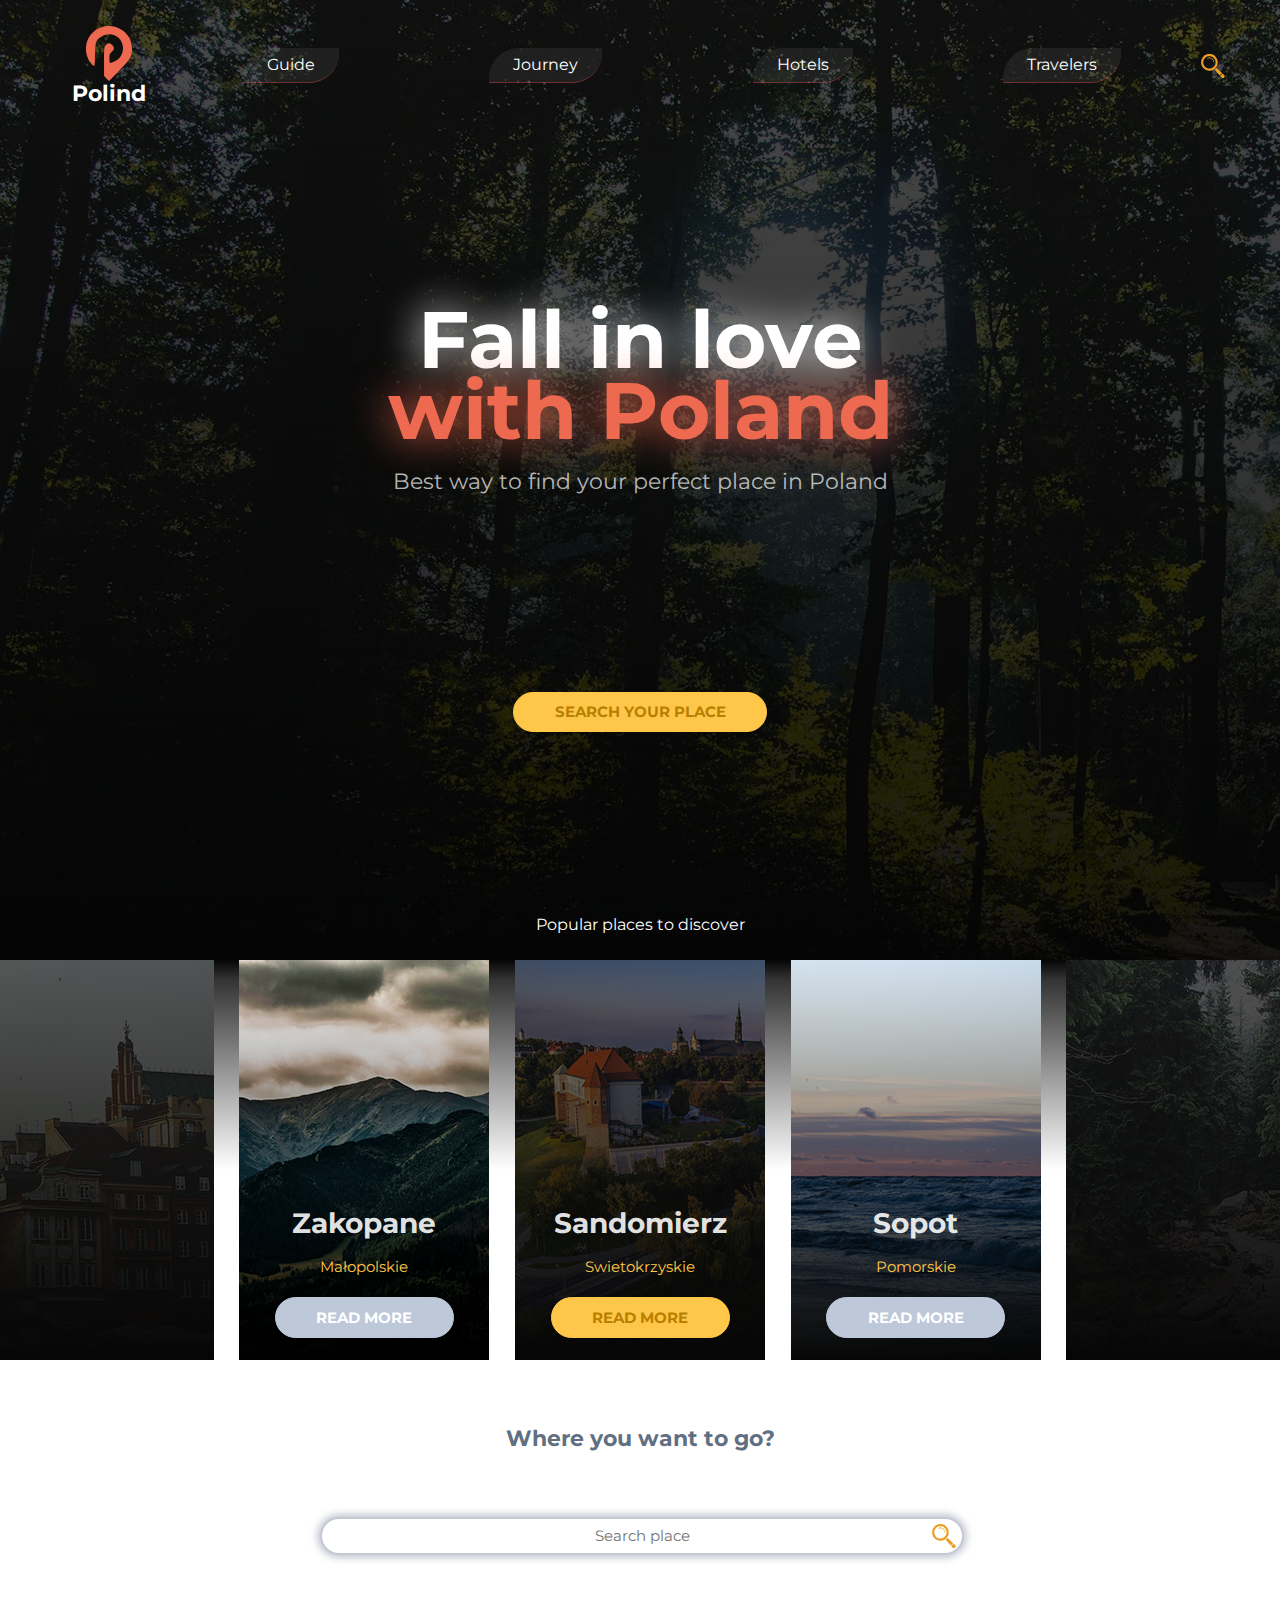
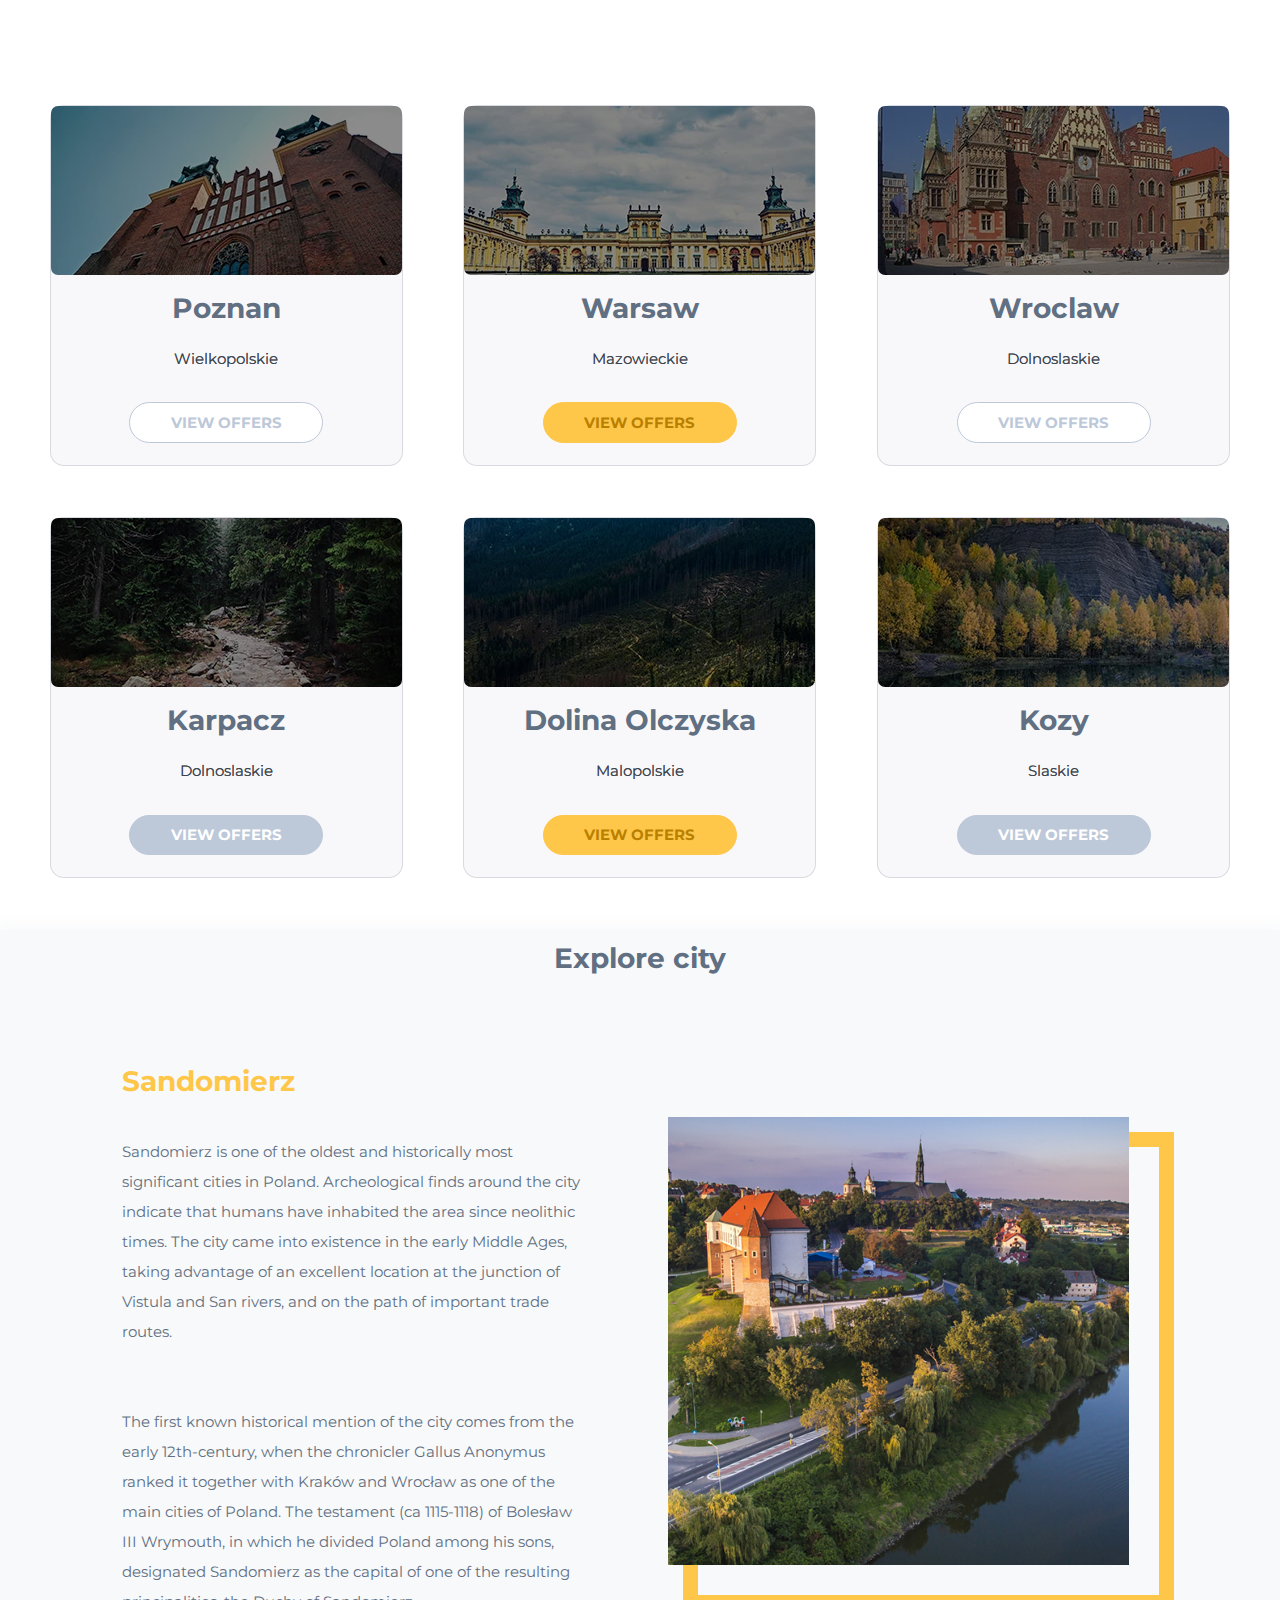
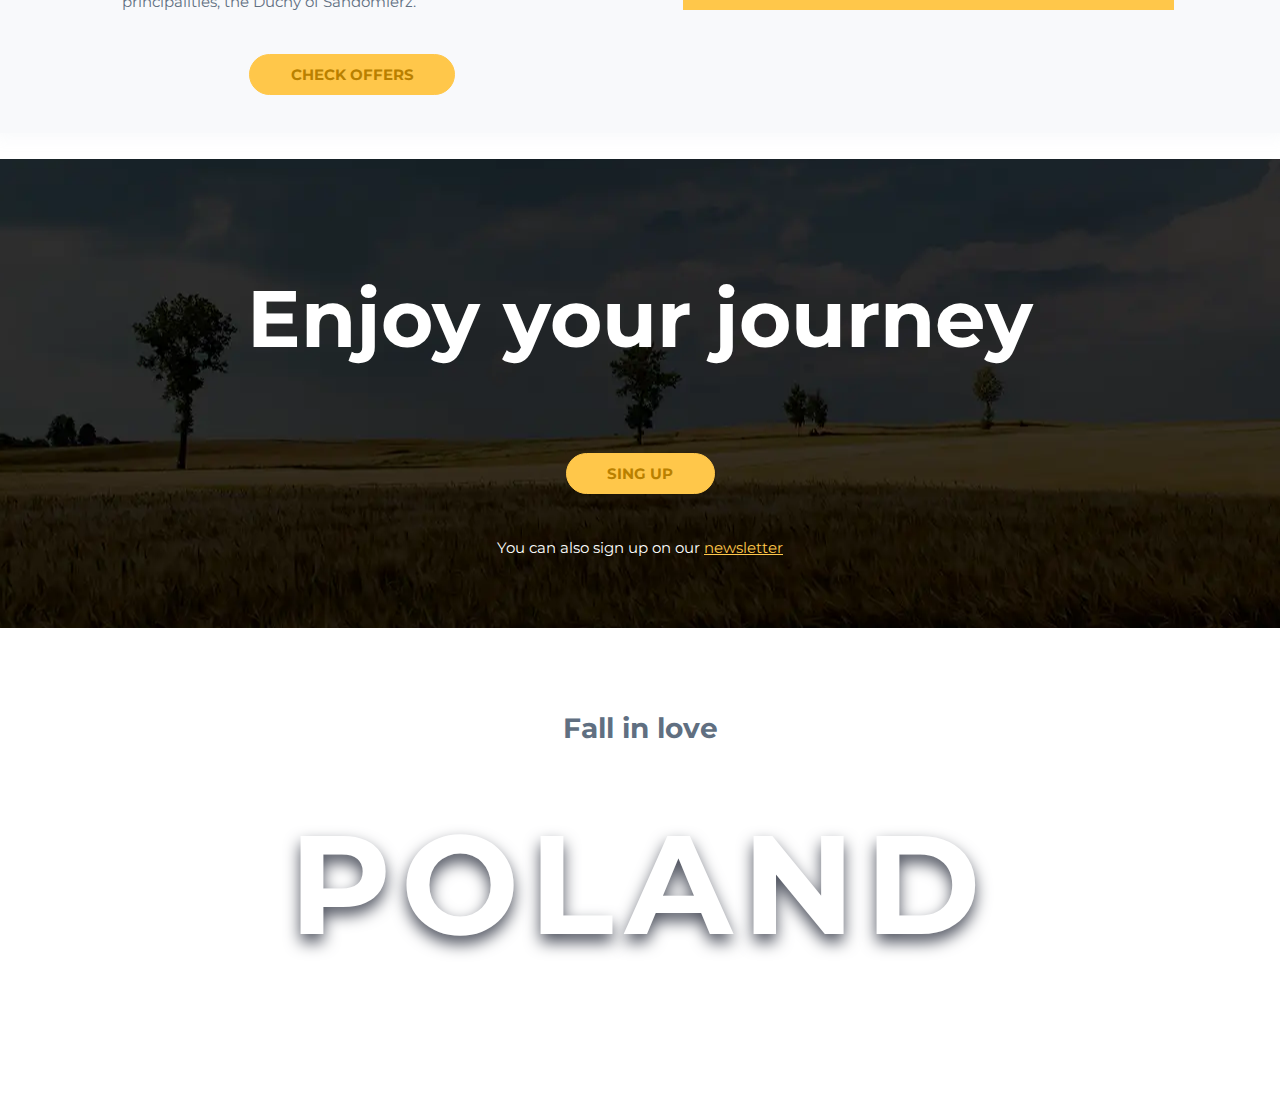
<file: index.html>
<!DOCTYPE html>
<html lang="ru">
<head>

<meta charset="UTF-8">
<meta name="viewport" content="width=device-width, initial-scale=1.0">

<link rel="apple-touch-icon" sizes="180x180" href="img/favicon/apple-touch-icon.png">
<link rel="icon" type="image/png" sizes="32x32" href="img/favicon/favicon-32x32.png">
<link rel="icon" type="image/png" sizes="16x16" href="img/favicon/favicon-16x16.png">
<link rel="manifest" href="img/favicon/site.webmanifest">
<link rel="mask-icon" href="img/favicon/safari-pinned-tab.svg" color="#5bbad5">
<meta name="msapplication-TileColor" content="#da532c">
<meta name="theme-color" content="#ffffff">


<link href="https://fonts.googleapis.com/css2?family=Montserrat:wght@400;700&display=swap" rel="stylesheet">

<link rel="stylesheet" href="css/normalize.css"> 
<link rel="stylesheet" href="css/main.css"> 
<script src="js/main.js" defer></script>


<title> Poland Travel </title>  

</head>

<body class="body">
<div class="contanier">
<header class="header"> 


<div class="header__menu">
  
  <button class="header__mobile-toggle button"></button>
<div class="header__logo-body">
<div  class="header__logo-img" ></div>
<div class="header__logo-txt">Polind</div>

</div>

<ul class="header__menu-list ">

    <li class="header__menu-item">
Guide
    </li>
    <li class="header__menu-item">
Journey 
    </li>
    <li class="header__menu-item">
Hotels
    </li>
    <li class="header__menu-item">
Travelers
    </li>
    <li class="header__search-btn"><button  class=" search-btn header__search-btn " ></button></li>
    
</ul>

</div>



<div class=" header__title-wrapper">
<div  class="header__title-body  ">
    <span class="header__title-txt">Fall&nbsp;in&nbsp;love <br></span> <span class="header__title-two-txt">with&nbsp;Poland</span><br>
    <span class="header__subtitle-txt">Best way to find your perfect place in Poland</span>
</div>
</div>


<div class="header__btn">
<button class="btn-big button btn-orange">
search your place
</button>
</div>




<span  class="header__subtitle-thwo-txt">Popular places to discover</span>



</header>   




<main class="content"> 

<div class="content__head-wrapper">

<div class="content__head-list">



<div class="content__head-item">

      <span class="content__head-item-title">Zakopane</span>
      <br>
      <span class="content__head-item-subtitle">Małopolskie</span>
      <button class="content__sity-line-item-btn btn-big button btn-grey">
        read&nbsp;more
        </button>
</div>  

<div class="content__head-item">
      <span class="content__head-item-title">Sandomierz</span>
      <br>
      <span class="content__head-item-subtitle">Swietokrzyskie</span>



<button class="content__sity-line-item-btn btn-big button btn-orange">
read&nbsp;more
</button>

</div>  

<div class="content__head-item">
      <span class="content__head-item-title">Sopot</span>
      <br>
      <span class="content__head-item-subtitle">Pomorskie</span>
      <button class="content__sity-line-item-btn btn-big button btn-grey">
        read&nbsp;more
        </button>
</div>  

</div>
</div>

<div class="content__title ">
  <label for="search-form">Where you want to go?</label>
</div>




  <form class="content__search-form">
  <input  id="search-form" maxlength="30" class="content__search-form-input" type="text" placeholder="Search place">
  <button  class="content__search-form-btn  search-btn" ></button>

  </form>




<nav class="content__btn-line-wrapper animation">
  <div class="content__btn-line ">
<button class="btn-small  button btn-orange">
Journey
</button>
<button class="btn-small  button btn-grey">
Travelers
</button>
<button class="btn-small  button btn-grey">
Guide
</button>
</div>
<div class="content__btn-line ">
<button class="btn-small  button btn-white ">
Mazury
</button>
<button class="btn-small  button btn-white ">
Cracow
</button>

<button class=" btn-small  button btn-white ">
Zakopane
</button>
</div>
</nav>





<section   class="content__sity-line-list ">
  


<div class="content__sity-line-item">

  <picture >
    <source class="content__sity-line-item-img" srcset="img/content/Poznan.webp" type="image/webp">
      <img class="content__sity-line-item-img" alt="Poznan"  src="img/content/Poznan.png">
  </picture>


<h2 class="content__sity-line-item-title">Poznan</h2>
<div class="content__sity-line-item-subtitle">Wielkopolskie</div>

<button  class="content__sity-line-item-btn btn-big button btn-white">
view&nbsp;offers
</button>

</div>


<div class="content__sity-line-item">
  
  <picture >
    <source class="content__sity-line-item-img" srcset="img/content/warshaw.webp" type="image/webp">
      <img class="content__sity-line-item-img" alt="Warsaw"  src="img/content/warshaw.png">
  </picture>


<h2 class="content__sity-line-item-title">Warsaw</h2>
<div class="content__sity-line-item-subtitle">Mazowieckie</div>

<button class="content__sity-line-item-btn btn-big button btn-orange">
view&nbsp;offers 
</button>
</div>



<div class="content__sity-line-item">
  
  <picture >
    <source class="content__sity-line-item-img" srcset="img/content/wroclaw.webp" type="image/webp">
      <img class="content__sity-line-item-img" alt="Wroclaw"  src="img/content/wroclaw.png">
  </picture>


<h2 class="content__sity-line-item-title">Wroclaw</h2>
<div class="content__sity-line-item-subtitle">Dolnoslaskie</div>

<button class="content__sity-line-item-btn btn-big button btn-white">
view&nbsp;offers
</button>
</div>





<div class="content__sity-line-item">
  
  <picture >
    <source class="content__sity-line-item-img" srcset="img/content/karpacz.webp" type="image/webp">

      <img class="content__sity-line-item-img" alt="Karpacz" src="img/content/karpacz.png">
  </picture>


<h2 class="content__sity-line-item-title">Karpacz</h2>
<div class="content__sity-line-item-subtitle">Dolnoslaskie</div>

<button class="content__sity-line-item-btn btn-big button btn-grey">
view&nbsp;offers
</button>
</div>


<div class="content__sity-line-item">

  <picture >
    <source class="content__sity-line-item-img" srcset="img/content/dolina_o_czyska.webp" type="image/webp">

      <img class="content__sity-line-item-img" alt="Dolina Olczyska"  src="img/content/dolina_o_czyska.png">
  </picture>


<h2 class="content__sity-line-item-title">Dolina Olczyska</h2>
<div class="content__sity-line-item-subtitle">Malopolskie</div>

<button class="content__sity-line-item-btn btn-big button btn-orange">
view&nbsp;offers
</button>

</div>



<div class="content__sity-line-item">
  <picture >
    <source class="content__sity-line-item-img" srcset="img/content/kozy.webp" type="image/webp">

      <img class="content__sity-line-item-img"  alt="Kozy"  src="img/content/kozy.png">
  </picture>

<h2 class="content__sity-line-item-title">Kozy</h2>
<div class="content__sity-line-item-subtitle">Slaskie</div>

<button class="content__sity-line-item-btn btn-big button btn-grey">
view&nbsp;offers
</button>
</div>




</section>





<section class="sity-special" >

<h2 class="sity-special__title">
  Explore city
</h2>

<div class="sity-special__body">

<div class="sity-special__body-left">
<h3 class="sity-special__body-left-title">Sandomierz</h3>
<div class="sity-special__txt"> 
<p>
Sandomierz is one of the oldest and historically most significant cities in Poland. Archeological finds around the city indicate that humans have inhabited the area since neolithic times. The city came into existence in the early Middle Ages, taking advantage of an excellent location at the junction of Vistula and San rivers, and on the path of important trade routes. 
</p>
<br>
<p>
The first known historical mention of the city comes from the early 12th-century, when the chronicler Gallus Anonymus ranked it together with Kraków and Wrocław as one of the main cities of Poland. The testament (ca 1115-1118) of Bolesław III Wrymouth, in which he divided Poland among his sons, designated Sandomierz as the capital of one of the resulting principalities, the Duchy of Sandomierz.
</p>
</div>

<button class="btn-big button  btn-orange">
  check&nbsp;offers 
</button>
</div>
<div class="sity-special__bg-wrapper">
  <span class="sity-special__bg-txt  animation">San</span>
  <span class="sity-special__bg-txt  animation">dom </span>
  <span class="sity-special__bg-txt  animation">ierz </span>
  </div>

<div class="sity-special__body-right">

<img alt="sandomierz" class="sity-special__img" src="img/content/sandomierz.png">


</div>


</div>
</section>

</main>

<footer class="footer"> 
<div class="footer__offer">
<p  class="footer__offer-title ">
Enjoy your journey
</p>

<button class="btn-big button btn-orange">
sing&nbsp;up
</button>


<a href="#" class="footer__offer-link">You can also sign up on our 
    <span class="footer__offer-link-span">newsletter</span>
</a>

</div>

<div class="footer__end">
  Fall in love 
<div class="footer__end-bg"> poland</div> 

</div>

</footer> 

<button class="go-top-btn"></button>
</div>
</body>
</html>
</file>
<file: css/main.css>
html {
  scroll-behavior: smooth;
  font-family: "Montserrat";
}

.body {
  width: 100%;
  margin: 0;

}

ul,li
{
  padding: 0;
  margin: 0;
}
a, .button {
  cursor: pointer;
  outline: none;
}
a:focus, .button:focus {
  outline: none;
}
a:focus, .button:focus {
  outline: none;
}
a:hover, .button:hover {
  outline: none;
}

.contanier {
  overflow: hidden;
  max-width: 1600px;
  margin: 0 auto;
}

.button {
  font-size: 12px;
  text-decoration: none;
  font-family: "Montserrat";
  outline: none;
  -webkit-border-radius: 40px;
          border-radius: 40px;
  cursor: pointer;
  -webkit-transition: all 0.4s ease-in-out;
  -o-transition: all 0.4s ease-in-out;
  transition: all 0.4s ease-in-out;
  -webkit-user-select: none;
          -moz-user-select: none;
           -ms-user-select: none;
       user-select: none;
}
@media only screen and (min-width: 576px) {
  .button {
    font-size: 13px;
  }
}
@media only screen and (min-width: 767px) {
  .button {
    font-size: 14px;
  }
}
@media only screen and (min-width: 991px) {
  .button {
    font-size: 15px;
  }
}

.btn-big {
  text-transform: uppercase;
  padding: 0.7em 2.7em;
  font-weight: bold;
  margin: 1.5em auto;
}

.btn-small {
  padding: 0.3em 1em;
  font-weight: bold;
  margin: 1.5em auto;
}

.btn-orange {
  background-color: #ffc74a;
  color: #b98000;
  border: #ffc74a 1px solid;
}
.btn-orange:focus {
  color: #ffffff;
  border: #ffffff 1px solid;
  -webkit-box-shadow: #ffc74a 0 0 5px 2px;
          box-shadow: #ffc74a 0 0 5px 2px;
}

.btn-grey {
  background-color: #bdc8d9;
  color: #ffffff;
  border: 1px solid #bdc8d9;
}
.btn-grey:focus {
  color: #ffffff;
  border: #ffffff 1px solid;
  background-color: #8f96a1;
  -webkit-box-shadow: #5d6269 0 0 5px 2px;
          box-shadow: #5d6269 0 0 5px 2px;
}

.btn-white {
  background-color: #ffffff;
  color: #bdc8d9;
  border: 1px solid #bdc8d9;
}
.btn-white:focus {
  color: #5d6269;
  border: #ffc74a 1px solid;
  -webkit-box-shadow: #ffc74a 0 0 5px 2px;
          box-shadow: #ffc74a 0 0 5px 2px;
}

.search-btn {
  background-image: url(../img/search.svg);
  background-size: 1.5em;
  background-repeat: no-repeat;
  background-position: center;
  -webkit-border-radius: 50%;
          border-radius: 50%;
  border: none;
  outline: none;
  width: 2em;
  min-height: 1.5em;
  height: 100%;
  background-color: transparent;
  -webkit-transform: rotate(1deg);
      -ms-transform: rotate(1deg);
          transform: rotate(1deg);
  -webkit-transition: all 0.4s ease-in-out;
  -o-transition: all 0.4s ease-in-out;
  transition: all 0.4s ease-in-out;
  cursor: pointer;
}
.search-btn:focus {
  -webkit-transform: rotate(25deg);
      -ms-transform: rotate(25deg);
          transform: rotate(25deg);
}

@media only screen and (min-width: 991px) {
  .search-btn:hover {
    -webkit-transform: rotate(25deg);
        -ms-transform: rotate(25deg);
            transform: rotate(25deg);
  }

  .btn-orange:hover {
    color: #ffffff;
    border: #ffffff 1px solid;
    -webkit-box-shadow: #ffc74a 0 0 5px 2px;
            box-shadow: #ffc74a 0 0 5px 2px;
  }

  .btn-grey:hover {
    color: #ffffff;
    border: #ffffff 1px solid;
    background-color: #8f96a1;
    -webkit-box-shadow: #5d6269 0 0 5px 2px;
            box-shadow: #5d6269 0 0 5px 2px;
  }

  .btn-white:hover {
    color: #5d6269;
    border: #ffc74a 1px solid;
    -webkit-box-shadow: #ffc74a 0 0 5px 2px;
            box-shadow: #ffc74a 0 0 5px 2px;
  }
}
.go-top-btn {
  width: 2em;
  height: 2em;
  -webkit-border-radius: 50%;
          border-radius: 50%;
  z-index: 7;
  background-image: url(../img/arrow_up.svg);
  background-repeat: no-repeat;
  background-position: center;
  display: none;
  background-color: rgba(134, 134, 134, 0.466);
  border: 1px solid transparent;
  position: fixed;
  bottom: 4vw;
  right: 2vw;
  cursor: pointer;
  -webkit-transition: all 0.4s linear;
  -o-transition: all 0.4s linear;
  transition: all 0.4s linear;
  outline: none;
}
.go-top-btn:hover, .go-top-btn:focus {
  background-color: rgba(134, 134, 134, 0.815);
  border: 1px solid white;
  -webkit-box-shadow: rgba(134, 134, 134, 0.815) 0 0 5px 3px;
          box-shadow: rgba(134, 134, 134, 0.815) 0 0 5px 3px;
}

.animation {
  visibility: hidden;
}

.header {
  background: -o-linear-gradient(rgba(0, 0, 0, 0.7), rgba(0, 0, 0, 0.9)), url(../img/header/Header-bg_mobile.webp);
  background: -webkit-gradient(linear, left top, left bottom, from(rgba(0, 0, 0, 0.7)), to(rgba(0, 0, 0, 0.9))), url(../img/header/Header-bg_mobile.webp);
  background: linear-gradient(rgba(0, 0, 0, 0.7), rgba(0, 0, 0, 0.9)), url(../img/header/Header-bg_mobile.webp);
  background-repeat: no-repeat;
  background-size: cover;
  color: #ffff;
  text-align: center;
  display: -webkit-box;
  display: -webkit-flex;
  display: -ms-flexbox;
  display: flex;
  -webkit-box-orient: vertical;
  -webkit-box-direction: normal;
  -webkit-flex-direction: column;
      -ms-flex-direction: column;
          flex-direction: column;
  -webkit-justify-content: space-around;
      -ms-flex-pack: distribute;
          justify-content: space-around;
  -webkit-user-select: none;
          -moz-user-select: none;
           -ms-user-select: none;
       user-select: none;
  min-height: 101vh;
  max-height: 900px;
  overflow: hidden;
  position: relative;
}

.header__menu {
  display: -webkit-box;
  display: -webkit-flex;
  display: -ms-flexbox;
  display: flex;
  -webkit-box-pack: justify;
  -webkit-justify-content: space-between;
      -ms-flex-pack: justify;
          justify-content: space-between;
  -webkit-box-align: center;
  -webkit-align-items: center;
      -ms-flex-align: center;
          align-items: center;
  padding: 0 1em;
}

.header__logo-body {
  display: -webkit-box;
  display: -webkit-flex;
  display: -ms-flexbox;
  display: flex;
  -webkit-box-align: center;
  -webkit-align-items: center;
      -ms-flex-align: center;
          align-items: center;
  -webkit-box-pack: center;
  -webkit-justify-content: center;
      -ms-flex-pack: center;
          justify-content: center;
  -webkit-flex-wrap: wrap;
      -ms-flex-wrap: wrap;
          flex-wrap: wrap;
  font-size: 16px;
  z-index: 7;
  top: 1em;
  left: 1em;
  position: absolute;
}
@media only screen and (min-width: 576px) {
  .header__logo-body {
    font-size: 18px;
  }
}
@media only screen and (min-width: 767px) {
  .header__logo-body {
    font-size: 20px;
  }
}
@media only screen and (min-width: 991px) {
  .header__logo-body {
    font-size: 22px;
  }
}

.header__logo-img {
  background-image: url(../img/Logo.svg);
  background-size: contain;
  background-position: center;
  background-repeat: no-repeat;
  height: 2.5em;
  width: 2.5em;
}

.header__logo-txt {
  color: white;
  font-weight: bold;
}

.header__mobile-toggle {
  padding: 1em;
  border: none;
  background-color: transparent;
  position: absolute;
  top: 1em;
  right: 1em;
  z-index: 7;
}
.header__mobile-toggle::before, .header__mobile-toggle::after {
  content: " ";
  height: 0.2em;
  width: 100%;
  background-color: #fff;
  position: absolute;
  -webkit-border-radius: 40px;
          border-radius: 40px;
  -webkit-box-shadow: 0 0 5px 1px #fff;
          box-shadow: 0 0 5px 1px #fff;
}
.header__mobile-toggle::before {
  top: 30%;
  right: 0;
  width: 80%;
}
.header__mobile-toggle::after {
  bottom: 30%;
  right: 0;
}

.header__mobile-toggle--active {
  padding: 1em;
  border: none;
  background-color: transparent;
  position: absolute;
  top: 1.5em;
  right: 1em;
  z-index: 7;
}
.header__mobile-toggle--active::before, .header__mobile-toggle--active::after {
  content: " ";
  height: 0.2em;
  width: 100%;
  background-color: #fff;
  position: absolute;
  -webkit-border-radius: 40px;
          border-radius: 40px;
  -webkit-box-shadow: 0 0 5px 1px #f04a4a;
          box-shadow: 0 0 5px 1px #f04a4a;
}
.header__mobile-toggle--active::before {
  top: 40%;
  right: 0;
  width: 100%;
  -webkit-transform: rotate(45deg);
      -ms-transform: rotate(45deg);
          transform: rotate(45deg);
}
.header__mobile-toggle--active::after {
  bottom: 50%;
  right: 0;
  -webkit-transform: rotate(-45deg);
      -ms-transform: rotate(-45deg);
          transform: rotate(-45deg);
}

.header__menu-list {
  background-color: black;
  display: -webkit-box;
  display: -webkit-flex;
  display: -ms-flexbox;
  display: flex;
  -webkit-box-orient: vertical;
  -webkit-box-direction: normal;
  -webkit-flex-direction: column;
      -ms-flex-direction: column;
          flex-direction: column;
  -webkit-box-pack: space-evenly;
  -webkit-justify-content: space-evenly;
      -ms-flex-pack: space-evenly;
          justify-content: space-evenly;
  height: 100vh;
  width: 100vw;
  -webkit-transition: all 1s linear;
  -o-transition: all 1s linear;
  transition: all 1s linear;
  position: absolute;
  top: 0;
  right: 0;
  z-index: 6;
  -webkit-transform: translateX(100%);
      -ms-transform: translateX(100%);
          transform: translateX(100%);
  -webkit-transition: all 0.4s linear;
  -o-transition: all 0.4s linear;
  transition: all 0.4s linear;
}

.header__menu-list--active {
  -webkit-transform: translateX(0%);
      -ms-transform: translateX(0%);
          transform: translateX(0%);
}

.header__search-btn {
  display: none;
}

.header__menu-item {
  text-decoration: none;
  padding: 0.5em 1.5em;
  color: #ffff;
  list-style-type: none;
  margin: auto;
  border-bottom: 1px rgba(240, 74, 74, 0.397) solid;
  -webkit-border-top-left-radius: 30px;
          border-top-left-radius: 30px;
  -webkit-border-bottom-right-radius: 30px;
          border-bottom-right-radius: 30px;
  background: rgba(255, 255, 255, 0.07);
  -webkit-transition: all 0.5s linear;
  -o-transition: all 0.5s linear;
  transition: all 0.5s linear;
}
.header__menu-item:focus {
  -webkit-box-shadow: #fff -2px -1px 5px 0.5px;
          box-shadow: #fff -2px -1px 5px 0.5px;
  background: rgba(255, 255, 255, 0.123);
  border-bottom: 1px #f04a4a solid;
  text-shadow: 0 0 7px #ed6950;
  -webkit-text-decoration: underline #ed6950;
       text-decoration: underline #ed6950;
  color: black;
  -webkit-text-stroke: 1px white;
}

.header__title-wrapper {
  margin-top: 3em;
  text-align: center;
  padding: 0 2em;
}

.header__title-txt, .header__title-two-txt {
  color: white;
  font-weight: bold;
  font-size: 40px;
  -webkit-animation: madword 3s 0.5s;
          animation: madword 3s 0.5s;
}
@media only screen and (min-width: 576px) {
  .header__title-txt, .header__title-two-txt {
    font-size: 55px;
  }
}
@media only screen and (min-width: 767px) {
  .header__title-txt, .header__title-two-txt {
    font-size: 60px;
  }
}
@media only screen and (min-width: 991px) {
  .header__title-txt, .header__title-two-txt {
    font-size: 80px;
  }
}

.header__title-txt {
  text-shadow: 0 0 0.5em;
  letter-spacing: 0em;
}

.header__title-two-txt {
  letter-spacing: 0em;
  color: #ed6950;
  text-shadow: 0 0 0.5em;
}

@-webkit-keyframes madword {
  0% {
    text-shadow: 0 0 0em;
    color: transparent;
    letter-spacing: 10em;
  }
  50% {
    text-shadow: 0 0 0em;
    letter-spacing: 0em;
  }
  80% {
    text-shadow: 0 0 1em;
  }
  90% {
    text-shadow: 0 0 0em;
    letter-spacing: 0em;
  }
  100% {
    text-shadow: 0 0 0em;
    letter-spacing: 0em;
  }
}

@keyframes madword {
  0% {
    text-shadow: 0 0 0em;
    color: transparent;
    letter-spacing: 10em;
  }
  50% {
    text-shadow: 0 0 0em;
    letter-spacing: 0em;
  }
  80% {
    text-shadow: 0 0 1em;
  }
  90% {
    text-shadow: 0 0 0em;
    letter-spacing: 0em;
  }
  100% {
    text-shadow: 0 0 0em;
    letter-spacing: 0em;
  }
}
.header__subtitle-txt {
  color: rgba(255, 255, 255, 0.7);
  font-size: 16px;
}
@media only screen and (min-width: 576px) {
  .header__subtitle-txt {
    font-size: 18px;
  }
}
@media only screen and (min-width: 767px) {
  .header__subtitle-txt {
    font-size: 20px;
  }
}
@media only screen and (min-width: 991px) {
  .header__subtitle-txt {
    font-size: 22px;
  }
}

.header-btn, .header__subtitle__thwo-wrapper, .header__title-body {
  line-height: 3em;
  text-align: center;
}

.header__subtitle-thwo-txt {
  color: white;
}

@media screen and (min-width: 991px) {
  .header {
    background: -o-linear-gradient(rgba(0, 0, 0, 0.7), rgba(0, 0, 0, 0.9)), url(../img/header/Photo.webp);
    background: -webkit-gradient(linear, left top, left bottom, from(rgba(0, 0, 0, 0.7)), to(rgba(0, 0, 0, 0.9))), url(../img/header/Photo.webp);
    background: linear-gradient(rgba(0, 0, 0, 0.7), rgba(0, 0, 0, 0.9)), url(../img/header/Photo.webp);
    -webkit-box-pack: justify;
    -webkit-justify-content: space-between;
        -ms-flex-pack: justify;
            justify-content: space-between;
    padding: 2vw 2vw;
  }

  .header__menu {
    display: -webkit-box;
    display: -webkit-flex;
    display: -ms-flexbox;
    display: flex;
    -webkit-box-pack: justify;
    -webkit-justify-content: space-between;
        -ms-flex-pack: justify;
            justify-content: space-between;
    -webkit-box-align: center;
    -webkit-align-items: center;
        -ms-flex-align: center;
            align-items: center;
    padding: 0 2vw;
  }

  .header__mobile-toggle, .header__mobile-toggle--active {
    display: none;
  }

  .header__logo-body {
    position: static;
  }

  .header__menu-list {
    position: static;
    background-color: transparent;
    display: -webkit-box;
    display: -webkit-flex;
    display: -ms-flexbox;
    display: flex;
    -webkit-box-orient: horizontal;
    -webkit-box-direction: normal;
    -webkit-flex-direction: row;
        -ms-flex-direction: row;
            flex-direction: row;
    -webkit-box-pack: space-evenly;
    -webkit-justify-content: space-evenly;
        -ms-flex-pack: space-evenly;
            justify-content: space-evenly;
    height: auto;
    width: 100%;
    -webkit-transition: all 1s linear;
    -o-transition: all 1s linear;
    transition: all 1s linear;
    z-index: 6;
    -webkit-transform: translateX(0);
        -ms-transform: translateX(0);
            transform: translateX(0);
    -webkit-transition: all 0.4s linear;
    -o-transition: all 0.4s linear;
    transition: all 0.4s linear;
  }

  .header__search-btn {
    display: block;
  }

  .header__menu-item {
    text-decoration: none;
    padding: 0.5em 1.5em;
    color: #ffff;
    list-style-type: none;
    margin: auto;
    border-bottom: 1px rgba(240, 74, 74, 0.397) solid;
    -webkit-border-top-left-radius: 30px;
            border-top-left-radius: 30px;
    -webkit-border-bottom-right-radius: 30px;
            border-bottom-right-radius: 30px;
    background: rgba(255, 255, 255, 0.07);
    cursor: pointer;
    -webkit-transition: all 0.5s linear;
    -o-transition: all 0.5s linear;
    transition: all 0.5s linear;
  }
  .header__menu-item:hover {
    -webkit-box-shadow: #fff -2px -1px 5px 0.5px;
            box-shadow: #fff -2px -1px 5px 0.5px;
    background: rgba(255, 255, 255, 0.123);
    border-bottom: 1px #f04a4a solid;
    text-shadow: 0 0 7px #ed6950;
    -webkit-text-decoration: underline #ed6950;
         text-decoration: underline #ed6950;
    color: black;
    -webkit-text-stroke: 1px white;
  }
}
.header {
  background: -o-linear-gradient(rgba(0, 0, 0, 0.7), rgba(0, 0, 0, 0.9)), url(../img/header/Header-bg_mobile.webp);
  background: -webkit-gradient(linear, left top, left bottom, from(rgba(0, 0, 0, 0.7)), to(rgba(0, 0, 0, 0.9))), url(../img/header/Header-bg_mobile.webp);
  background: linear-gradient(rgba(0, 0, 0, 0.7), rgba(0, 0, 0, 0.9)), url(../img/header/Header-bg_mobile.webp);
  background-repeat: no-repeat;
  background-size: cover;
  color: #ffff;
  text-align: center;
  display: -webkit-box;
  display: -webkit-flex;
  display: -ms-flexbox;
  display: flex;
  -webkit-box-orient: vertical;
  -webkit-box-direction: normal;
  -webkit-flex-direction: column;
      -ms-flex-direction: column;
          flex-direction: column;
  -webkit-justify-content: space-around;
      -ms-flex-pack: distribute;
          justify-content: space-around;
  -webkit-user-select: none;
          -moz-user-select: none;
           -ms-user-select: none;
       user-select: none;
  min-height: 101vh;
  max-height: 900px;
  overflow: hidden;
  position: relative;
}

.header__menu {
  display: -webkit-box;
  display: -webkit-flex;
  display: -ms-flexbox;
  display: flex;
  -webkit-box-pack: justify;
  -webkit-justify-content: space-between;
      -ms-flex-pack: justify;
          justify-content: space-between;
  -webkit-box-align: center;
  -webkit-align-items: center;
      -ms-flex-align: center;
          align-items: center;
  padding: 0 1em;
}

.header__logo-body {
  display: -webkit-box;
  display: -webkit-flex;
  display: -ms-flexbox;
  display: flex;
  -webkit-box-align: center;
  -webkit-align-items: center;
      -ms-flex-align: center;
          align-items: center;
  -webkit-box-pack: center;
  -webkit-justify-content: center;
      -ms-flex-pack: center;
          justify-content: center;
  -webkit-flex-wrap: wrap;
      -ms-flex-wrap: wrap;
          flex-wrap: wrap;
  font-size: 16px;
  z-index: 7;
  top: 1em;
  left: 1em;
  position: absolute;
}
@media only screen and (min-width: 576px) {
  .header__logo-body {
    font-size: 18px;
  }
}
@media only screen and (min-width: 767px) {
  .header__logo-body {
    font-size: 20px;
  }
}
@media only screen and (min-width: 991px) {
  .header__logo-body {
    font-size: 22px;
  }
}

.header__logo-img {
  background-image: url(../img/Logo.svg);
  background-size: contain;
  background-position: center;
  background-repeat: no-repeat;
  height: 2.5em;
  width: 2.5em;
}

.header__logo-txt {
  color: white;
  font-weight: bold;
}

.header__mobile-toggle {
  padding: 1em;
  border: none;
  background-color: transparent;
  position: absolute;
  top: 1em;
  right: 1em;
  z-index: 7;
}
.header__mobile-toggle::before, .header__mobile-toggle::after {
  content: " ";
  height: 0.2em;
  width: 100%;
  background-color: #fff;
  position: absolute;
  -webkit-border-radius: 40px;
          border-radius: 40px;
  -webkit-box-shadow: 0 0 5px 1px #fff;
          box-shadow: 0 0 5px 1px #fff;
}
.header__mobile-toggle::before {
  top: 30%;
  right: 0;
  width: 80%;
}
.header__mobile-toggle::after {
  bottom: 30%;
  right: 0;
}

.header__mobile-toggle--active {
  padding: 1em;
  border: none;
  background-color: transparent;
  position: absolute;
  top: 1.5em;
  right: 1em;
  z-index: 7;
}
.header__mobile-toggle--active::before, .header__mobile-toggle--active::after {
  content: " ";
  height: 0.2em;
  width: 100%;
  background-color: #fff;
  position: absolute;
  -webkit-border-radius: 40px;
          border-radius: 40px;
  -webkit-box-shadow: 0 0 5px 1px #f04a4a;
          box-shadow: 0 0 5px 1px #f04a4a;
}
.header__mobile-toggle--active::before {
  top: 40%;
  right: 0;
  width: 100%;
  -webkit-transform: rotate(45deg);
      -ms-transform: rotate(45deg);
          transform: rotate(45deg);
}
.header__mobile-toggle--active::after {
  bottom: 50%;
  right: 0;
  -webkit-transform: rotate(-45deg);
      -ms-transform: rotate(-45deg);
          transform: rotate(-45deg);
}

.header__menu-list {
  background-color: black;
  display: -webkit-box;
  display: -webkit-flex;
  display: -ms-flexbox;
  display: flex;
  -webkit-box-orient: vertical;
  -webkit-box-direction: normal;
  -webkit-flex-direction: column;
      -ms-flex-direction: column;
          flex-direction: column;
  -webkit-box-pack: space-evenly;
  -webkit-justify-content: space-evenly;
      -ms-flex-pack: space-evenly;
          justify-content: space-evenly;
  height: 100vh;
  width: 100vw;
  -webkit-transition: all 1s linear;
  -o-transition: all 1s linear;
  transition: all 1s linear;
  position: absolute;
  top: 0;
  right: 0;
  z-index: 6;
  -webkit-transform: translateX(100%);
      -ms-transform: translateX(100%);
          transform: translateX(100%);
  -webkit-transition: all 0.4s linear;
  -o-transition: all 0.4s linear;
  transition: all 0.4s linear;
}

.header__menu-list--active {
  -webkit-transform: translateX(0%);
      -ms-transform: translateX(0%);
          transform: translateX(0%);
}

.header__search-btn {
  display: none;
}

.header__menu-item {
  text-decoration: none;
  padding: 0.5em 1.5em;
  color: #ffff;
  list-style-type: none;
  margin: auto;
  border-bottom: 1px rgba(240, 74, 74, 0.397) solid;
  -webkit-border-top-left-radius: 30px;
          border-top-left-radius: 30px;
  -webkit-border-bottom-right-radius: 30px;
          border-bottom-right-radius: 30px;
  background: rgba(255, 255, 255, 0.07);
  -webkit-transition: all 0.5s linear;
  -o-transition: all 0.5s linear;
  transition: all 0.5s linear;
}
.header__menu-item:focus {
  -webkit-box-shadow: #fff -2px -1px 5px 0.5px;
          box-shadow: #fff -2px -1px 5px 0.5px;
  background: rgba(255, 255, 255, 0.123);
  border-bottom: 1px #f04a4a solid;
  text-shadow: 0 0 7px #ed6950;
  -webkit-text-decoration: underline #ed6950;
       text-decoration: underline #ed6950;
  color: black;
  -webkit-text-stroke: 1px white;
}

.header__title-wrapper {
  margin-top: 3em;
  text-align: center;
  padding: 0 2em;
}

.header__title-txt, .header__title-two-txt {
  color: white;
  font-weight: bold;
  font-size: 40px;
  -webkit-animation: madword 3s 0.5s;
          animation: madword 3s 0.5s;
}
@media only screen and (min-width: 576px) {
  .header__title-txt, .header__title-two-txt {
    font-size: 55px;
  }
}
@media only screen and (min-width: 767px) {
  .header__title-txt, .header__title-two-txt {
    font-size: 60px;
  }
}
@media only screen and (min-width: 991px) {
  .header__title-txt, .header__title-two-txt {
    font-size: 80px;
  }
}

.header__title-txt {
  text-shadow: 0 0 0.5em;
  letter-spacing: 0em;
}

.header__title-two-txt {
  letter-spacing: 0em;
  color: #ed6950;
  text-shadow: 0 0 0.5em;
}

@keyframes madword {
  0% {
    text-shadow: 0 0 0em;
    color: transparent;
    letter-spacing: 10em;
  }
  50% {
    text-shadow: 0 0 0em;
    letter-spacing: 0em;
  }
  80% {
    text-shadow: 0 0 1em;
  }
  90% {
    text-shadow: 0 0 0em;
    letter-spacing: 0em;
  }
  100% {
    text-shadow: 0 0 0em;
    letter-spacing: 0em;
  }
}
.header__subtitle-txt {
  color: rgba(255, 255, 255, 0.7);
  font-size: 16px;
}
@media only screen and (min-width: 576px) {
  .header__subtitle-txt {
    font-size: 18px;
  }
}
@media only screen and (min-width: 767px) {
  .header__subtitle-txt {
    font-size: 20px;
  }
}
@media only screen and (min-width: 991px) {
  .header__subtitle-txt {
    font-size: 22px;
  }
}

.header-btn, .header__subtitle__thwo-wrapper, .header__title-body {
  line-height: 3em;
  text-align: center;
}

.header__subtitle-thwo-txt {
  color: white;
}

@media screen and (min-width: 991px) {
  .header {
    background: -o-linear-gradient(rgba(0, 0, 0, 0.7), rgba(0, 0, 0, 0.9)), url(../img/header/Photo.webp);
    background: -webkit-gradient(linear, left top, left bottom, from(rgba(0, 0, 0, 0.7)), to(rgba(0, 0, 0, 0.9))), url(../img/header/Photo.webp);
    background: linear-gradient(rgba(0, 0, 0, 0.7), rgba(0, 0, 0, 0.9)), url(../img/header/Photo.webp);
    -webkit-box-pack: justify;
    -webkit-justify-content: space-between;
        -ms-flex-pack: justify;
            justify-content: space-between;
    padding: 2vw 2vw;
  }

  .header__menu {
    display: -webkit-box;
    display: -webkit-flex;
    display: -ms-flexbox;
    display: flex;
    -webkit-box-pack: justify;
    -webkit-justify-content: space-between;
        -ms-flex-pack: justify;
            justify-content: space-between;
    -webkit-box-align: center;
    -webkit-align-items: center;
        -ms-flex-align: center;
            align-items: center;
    padding: 0 2vw;
  }

  .header__mobile-toggle, .header__mobile-toggle--active {
    display: none;
  }

  .header__logo-body {
    position: static;
  }

  .header__menu-list {
    position: static;
    background-color: transparent;
    display: -webkit-box;
    display: -webkit-flex;
    display: -ms-flexbox;
    display: flex;
    -webkit-box-orient: horizontal;
    -webkit-box-direction: normal;
    -webkit-flex-direction: row;
        -ms-flex-direction: row;
            flex-direction: row;
    -webkit-box-pack: space-evenly;
    -webkit-justify-content: space-evenly;
        -ms-flex-pack: space-evenly;
            justify-content: space-evenly;
    height: auto;
    width: 100%;
    -webkit-transition: all 1s linear;
    -o-transition: all 1s linear;
    transition: all 1s linear;
    z-index: 6;
    -webkit-transform: translateX(0);
        -ms-transform: translateX(0);
            transform: translateX(0);
    -webkit-transition: all 0.4s linear;
    -o-transition: all 0.4s linear;
    transition: all 0.4s linear;
  }

  .header__search-btn {
    display: block;
  }

  .header__menu-item {
    text-decoration: none;
    padding: 0.5em 1.5em;
    color: #ffff;
    list-style-type: none;
    margin: auto;
    border-bottom: 1px rgba(240, 74, 74, 0.397) solid;
    -webkit-border-top-left-radius: 30px;
            border-top-left-radius: 30px;
    -webkit-border-bottom-right-radius: 30px;
            border-bottom-right-radius: 30px;
    background: rgba(255, 255, 255, 0.07);
    cursor: pointer;
    -webkit-transition: all 0.5s linear;
    -o-transition: all 0.5s linear;
    transition: all 0.5s linear;
  }
  .header__menu-item:hover {
    -webkit-box-shadow: #fff -2px -1px 5px 0.5px;
            box-shadow: #fff -2px -1px 5px 0.5px;
    background: rgba(255, 255, 255, 0.123);
    border-bottom: 1px #f04a4a solid;
    text-shadow: 0 0 7px #ed6950;
    -webkit-text-decoration: underline #ed6950;
         text-decoration: underline #ed6950;
    color: black;
    -webkit-text-stroke: 1px white;
  }
}
.footer {
  -webkit-user-select: none;
          -moz-user-select: none;
           -ms-user-select: none;
       user-select: none;
  text-align: center;
}

.footer__offer {
  background-image: url(../img/footer/footer__bg-mobile.webp);
  background-position: right;
  background-color: grey;
  background-size: auto 100%;
  background-repeat: no-repeat;
  display: -webkit-box;
  display: -webkit-flex;
  display: -ms-flexbox;
  display: flex;
  -webkit-box-pack: space-evenly;
  -webkit-justify-content: space-evenly;
      -ms-flex-pack: space-evenly;
          justify-content: space-evenly;
  -webkit-box-align: center;
  -webkit-align-items: center;
      -ms-flex-align: center;
          align-items: center;
  -webkit-box-orient: vertical;
  -webkit-box-direction: normal;
  -webkit-flex-direction: column;
      -ms-flex-direction: column;
          flex-direction: column;
  padding: 3em 1em;
  line-height: 4em;
}

.footer__offer-title {
  color: white;
  font-weight: bold;
  font-size: 40px;
}
@media only screen and (min-width: 576px) {
  .footer__offer-title {
    font-size: 55px;
  }
}
@media only screen and (min-width: 767px) {
  .footer__offer-title {
    font-size: 60px;
  }
}
@media only screen and (min-width: 991px) {
  .footer__offer-title {
    font-size: 80px;
  }
}

.footer__offer-link {
  font-size: 12px;
  color: #ffffff;
  -webkit-transition: all 0.4s linear;
  -o-transition: all 0.4s linear;
  transition: all 0.4s linear;
  -webkit-text-decoration: underline transparent;
       text-decoration: underline transparent;
}
@media only screen and (min-width: 576px) {
  .footer__offer-link {
    font-size: 13px;
  }
}
@media only screen and (min-width: 767px) {
  .footer__offer-link {
    font-size: 14px;
  }
}
@media only screen and (min-width: 991px) {
  .footer__offer-link {
    font-size: 15px;
  }
}
.footer__offer-link:focus {
  text-shadow: 0 0 5px;
  text-decoration: underline;
}

.footer__offer-link-span {
  text-decoration: underline;
  color: #ffc74a;
}

.footer__end {
  font-size: 20px;
  font-weight: bold;
  padding: 3em 0;
  color: #606f81;
}
@media only screen and (min-width: 576px) {
  .footer__end {
    font-size: 22px;
  }
}
@media only screen and (min-width: 767px) {
  .footer__end {
    font-size: 24px;
  }
}
@media only screen and (min-width: 991px) {
  .footer__end {
    font-size: 28px;
  }
}

.footer__end-bg {
  font-size: 2em;
  color: white;
  letter-spacing: 10px;
  line-height: 2em;
  text-transform: uppercase;
  text-shadow: 0px 0.5rem 1rem #4e525e; 
}

@media only screen and (min-width: 576px) {
  .footer__end-bg {
    font-size: 4em;
  }
}
@media only screen and (min-width: 767px) {
  .footer__end-bg {
    font-size: 5em;
  }

  .footer__offer {
    background-image: url(../img/footer/footer__bg.webp);
    background-position: center;
    background-size: auto auto;
  }
}
@media only screen and (min-width: 991px) {
  .footer__offer-link:hover {
    text-shadow: 0 0 5px;
    text-decoration: underline;
  }
}
.content__head-wrapper {
  width: 100%;
  background: -o-linear-gradient(top, #060606, #343434 5%, #fff, #fff);
  background: -webkit-gradient(linear, left top, left bottom, from(#060606), color-stop(5%, #343434), color-stop(#fff), to(#fff));
  background: linear-gradient(to bottom, #060606, #343434 5%, #fff, #fff);
}

.content__head-list {
  width: 97%;
  display: -webkit-box;
  display: -webkit-flex;
  display: -ms-flexbox;
  display: flex;
  -webkit-flex-wrap: wrap;
      -ms-flex-wrap: wrap;
          flex-wrap: wrap;
  -webkit-box-align: center;
  -webkit-align-items: center;
      -ms-flex-align: center;
          align-items: center;
  -webkit-box-pack: center;
  -webkit-justify-content: center;
      -ms-flex-pack: center;
          justify-content: center;
  margin: 0 auto;
}

.content__head-item {
  height: 90vw;
  width: 100%;
  max-width: 370px;
  max-height: 430px;
  display: -webkit-box;
  display: -webkit-flex;
  display: -ms-flexbox;
  display: flex;
  -webkit-box-orient: vertical;
  -webkit-box-direction: normal;
  -webkit-flex-direction: column;
      -ms-flex-direction: column;
          flex-direction: column;
  -webkit-box-pack: end;
  -webkit-justify-content: flex-end;
      -ms-flex-pack: end;
          justify-content: flex-end;
  text-align: center;
  margin: 0 1vw;
  -webkit-user-select: none;
          -moz-user-select: none;
           -ms-user-select: none;
       user-select: none;
  -webkit-transition: all 0.4s linear;
  -o-transition: all 0.4s linear;
  transition: all 0.4s linear;
}
.content__head-item:nth-child(1) {
  background: -o-linear-gradient(bottom, #000000, #06060600), url(../img/content/head/Zakopane.png);
  background: -webkit-gradient(linear, left bottom, left top, from(#000000), to(#06060600)), url(../img/content/head/Zakopane.png);
  background: linear-gradient(to top, #000000, #06060600), url(../img/content/head/Zakopane.png);
}
.content__head-item:nth-child(2) {
  background: -o-linear-gradient(bottom, #060606, #06060600), url(../img/content/head/Sandomierz.png);
  background: -webkit-gradient(linear, left bottom, left top, from(#060606), to(#06060600)), url(../img/content/head/Sandomierz.png);
  background: linear-gradient(to top, #060606, #06060600), url(../img/content/head/Sandomierz.png);
}
.content__head-item:nth-child(3) {
  background: -o-linear-gradient(bottom, #060606, #06060600), url(../img/content/head/Sopot.png);
  background: -webkit-gradient(linear, left bottom, left top, from(#060606), to(#06060600)), url(../img/content/head/Sopot.png);
  background: linear-gradient(to top, #060606, #06060600), url(../img/content/head/Sopot.png);
}

.content__head-item:nth-child(1).content__head-item:focus .content__sity-line-item-btn {
  color: #ffffff;
  border: #ffffff 1px solid;
  background-color: #8f96a1;
  -webkit-box-shadow: #5d6269 0 0 5px 2px;
          box-shadow: #5d6269 0 0 5px 2px;
}

.content__head-item:nth-child(2).content__head-item:focus .content__sity-line-item-btn {
  color: #ffffff;
  border: #ffffff 1px solid;
  -webkit-box-shadow: #ffc74a 0 0 5px 2px;
          box-shadow: #ffc74a 0 0 5px 2px;
}

.content__head-item:nth-child(3).content__head-item:focus .content__sity-line-item-btn {
  color: #ffffff;
  border: #ffffff 1px solid;
  background-color: #8f96a1;
  -webkit-box-shadow: #5d6269 0 0 5px 2px;
          box-shadow: #5d6269 0 0 5px 2px;
}

.content__head-item-title {
  font-size: 20px;
  color: rgba(255, 255, 255, 0.902);
  font-weight: bold;
  margin: 0 0.5em;
}
@media only screen and (min-width: 576px) {
  .content__head-item-title {
    font-size: 22px;
  }
}
@media only screen and (min-width: 767px) {
  .content__head-item-title {
    font-size: 24px;
  }
}
@media only screen and (min-width: 991px) {
  .content__head-item-title {
    font-size: 28px;
  }
}

.content__head-item-subtitle {
  font-size: 12px;
  color: #ffc74a;
}
@media only screen and (min-width: 576px) {
  .content__head-item-subtitle {
    font-size: 13px;
  }
}
@media only screen and (min-width: 767px) {
  .content__head-item-subtitle {
    font-size: 14px;
  }
}
@media only screen and (min-width: 991px) {
  .content__head-item-subtitle {
    font-size: 15px;
  }
}

.content__title {
  font-size: 16px;
  color: #606f81;
  font-weight: bold;
  text-align: center;
  margin: 3em 0;
}
@media only screen and (min-width: 576px) {
  .content__title {
    font-size: 18px;
  }
}
@media only screen and (min-width: 767px) {
  .content__title {
    font-size: 20px;
  }
}
@media only screen and (min-width: 991px) {
  .content__title {
    font-size: 22px;
  }
}

.content__search-form {
  margin: 0 auto;
  width: 90%;
  -webkit-border-radius: 40px;
          border-radius: 40px;
  outline: none;
  position: relative;
  margin-bottom: 2vw;
}


.content__search-form-input {

          -webkit-box-shadow: 0px 0px 7px 3px rgba(141, 148, 169, 0.5);

                  box-shadow: 0px 0px 7px 3px rgba(141, 148, 169, 0.5);
  outline: none;
  border: 2px rgba(141, 148, 169, 0.5) solid;
  -webkit-border-radius: 40px;
          border-radius: 40px;
  color: rgba(50, 55, 61, 0.3);
  width: 100%;
  text-align: center;
  outline: none;
  font-size: 12px;
  padding: 0.5rem 0;
  display: block;
  -webkit-transition: 0.4s all linear;
  -o-transition: 0.4s all linear;
  transition: 0.4s all linear;
}
@media only screen and (min-width: 576px) {
  .content__search-form-input {
    font-size: 13px;
  }
}
@media only screen and (min-width: 767px) {
  .content__search-form-input {
    font-size: 14px;
  }
}
@media only screen and (min-width: 991px) {
  .content__search-form-input {
    font-size: 15px;
  }
}
.content__search-form-input:focus {
  color: #32373d;
  -webkit-box-shadow: 0px 0px 7px 3px rgb(108, 113, 129);
          box-shadow: 0px 0px 7px 3px rgb(108, 113, 129);
  border: 2px rgb(108, 113, 129) solid;
}

.content__search-form-btn {
  position: absolute;
  right: 0;
  top: 0;

}

.content__btn-line-wrapper,
.content__btn-line {
  display: -webkit-box;
  display: -webkit-flex;
  display: -ms-flexbox;
  display: flex;
  -webkit-box-align: center;
  -webkit-align-items: center;
      -ms-flex-align: center;
          align-items: center;
  width: 100%;
}

.content__btn-line-wrapper {
  -webkit-flex-wrap: wrap;
      -ms-flex-wrap: wrap;
          flex-wrap: wrap;
  -webkit-box-pack: justify;
  -webkit-justify-content: space-between;
      -ms-flex-pack: justify;
          justify-content: space-between;
  margin: 2vw auto;
}

.content__btn-line-wrapper.animation__active .content__btn-line:nth-child(1) {
  -webkit-animation: content__btn-line1 2s;
          animation: content__btn-line1 2s;
}

.content__btn-line-wrapper.animation__active .content__btn-line:nth-child(2) {
  -webkit-animation: content__btn-line2 2s;
          animation: content__btn-line2 2s;
}

@-webkit-keyframes content__btn-line1 {
  0% {
    -webkit-transform: translateX(-150%);
            transform: translateX(-150%);
  }
  100% {
    -webkit-transform: translateX(0%);
            transform: translateX(0%);
  }
}

@keyframes content__btn-line1 {
  0% {
    -webkit-transform: translateX(-150%);
            transform: translateX(-150%);
  }
  100% {
    -webkit-transform: translateX(0%);
            transform: translateX(0%);
  }
}
@-webkit-keyframes content__btn-line2 {
  0% {
    -webkit-transform: translateX(150%);
            transform: translateX(150%);
  }
  100% {
    -webkit-transform: translateX(0%);
            transform: translateX(0%);
  }
}
@keyframes content__btn-line2 {
  0% {
    -webkit-transform: translateX(150%);
            transform: translateX(150%);
  }
  100% {
    -webkit-transform: translateX(0%);
            transform: translateX(0%);
  }
}
@media only screen and (min-width: 576px) {
  .content__btn-line {
    width: 49%;
  }

  .content__btn-line-wrapper {
    -webkit-flex-wrap: wrap;
        -ms-flex-wrap: wrap;
            flex-wrap: wrap;
    margin: 2vw auto;
    width: 97%;
  }

  .content__head-list {
    -webkit-flex-wrap: nowrap;
        -ms-flex-wrap: nowrap;
            flex-wrap: nowrap;
  }

  .content__search-form {
    width: 60%;
  }
}
@media only screen and (min-width: 767px) {
  .content__btn-line {
    width: 40%;
  }

  .content__btn-line-wrapper {
    width: 90%;
  }
}
@media only screen and (min-width: 991px) {
  .content__btn-line-wrapper {
    margin: 2vw auto;
    max-width: 1300px;
  }

  .content__btn-line {
    width: 30%;
  }

  .content__search-form {
    width: 50%;
  }

  .content__head-item {
    height: 90vw;
    width: 100%;
    max-width: 250px;
    max-height: 400px;
  }

  .content__head-item:nth-child(3) {
    position: relative;
  }
  .content__head-item:nth-child(3)::after {
    position: absolute;
    top: 0;
    right: -webkit-calc(-100% + -2vw);
    right: calc(-100% + -2vw);
    content: " ";
    height: 90vw;
    width: 100%;
    max-width: 250px;
    max-height: 400px;
    background: -o-linear-gradient(bottom, #060606, #06060600), url(../img/content/head/Photo_dark_right.png);
    background: -webkit-gradient(linear, left bottom, left top, from(#060606), to(#06060600)), url(../img/content/head/Photo_dark_right.png);
    background: linear-gradient(to top, #060606, #06060600), url(../img/content/head/Photo_dark_right.png);
    cursor: auto;
  }

  .content__head-item:nth-child(3) {
    position: relative;
  }
  .content__head-item:nth-child(3)::after {
    position: absolute;
    top: 0;
    right: -webkit-calc(-100% + -2vw);
    right: calc(-100% + -2vw);
    content: " ";
    height: 90vw;
    width: 100%;
    max-width: 250px;
    max-height: 400px;
    background: -o-linear-gradient(bottom, #060606, #06060600), url(../img/content/head/Photo_dark_right.png);
    background: -webkit-gradient(linear, left bottom, left top, from(#060606), to(#06060600)), url(../img/content/head/Photo_dark_right.png);
    background: linear-gradient(to top, #060606, #06060600), url(../img/content/head/Photo_dark_right.png);
    cursor: auto;
  }

  .content__head-item:nth-child(1) {
    position: relative;
  }
  .content__head-item:nth-child(1)::before {
    position: absolute;
    top: 0;
    right: -webkit-calc(100% + 2vw);
    right: calc(100% + 2vw);
    content: " ";
    height: 90vw;
    width: 100%;
    max-width: 250px;
    max-height: 400px;
    background: -o-linear-gradient(bottom, #060606, #06060600), url(../img/content/head/Photo_dark_left.png);
    background: -webkit-gradient(linear, left bottom, left top, from(#060606), to(#06060600)), url(../img/content/head/Photo_dark_left.png);
    background: linear-gradient(to top, #060606, #06060600), url(../img/content/head/Photo_dark_left.png);
    cursor: auto;
  }

  .content__head-item:hover {
    cursor: pointer;
  }

  .content__head-item:nth-child(1).content__head-item:hover .content__sity-line-item-btn {
    color: #ffffff;
    border: #ffffff 1px solid;
    background-color: #8f96a1;
    -webkit-box-shadow: #5d6269 0 0 5px 2px;
            box-shadow: #5d6269 0 0 5px 2px;
  }

  .content__head-item:nth-child(2).content__head-item:hover .content__sity-line-item-btn {
    color: #ffffff;
    border: #ffffff 1px solid;
    -webkit-box-shadow: #ffc74a 0 0 5px 2px;
            box-shadow: #ffc74a 0 0 5px 2px;
  }

  .content__head-item:nth-child(3).content__head-item:hover .content__sity-line-item-btn {
    color: #ffffff;
    border: #ffffff 1px solid;
    background-color: #8f96a1;
    -webkit-box-shadow: #5d6269 0 0 5px 2px;
            box-shadow: #5d6269 0 0 5px 2px;
  }
}
.content__sity-line-list {
  display: -webkit-box;
  display: -webkit-flex;
  display: -ms-flexbox;
  display: flex;
  -webkit-flex-wrap: wrap;
      -ms-flex-wrap: wrap;
          flex-wrap: wrap;
  -webkit-box-align: center;
  -webkit-align-items: center;
      -ms-flex-align: center;
          align-items: center;
  -webkit-box-pack: space-evenly;
  -webkit-justify-content: space-evenly;
      -ms-flex-pack: space-evenly;
          justify-content: space-evenly;
  margin: 2vw auto;
  width: 97%;
  max-width: 1300px;
}

.content__sity-line-item {
  -webkit-border-radius: 14px;
          border-radius: 14px;
  border: 1px rgba(141, 148, 169, 0.3) solid;
  margin: 2vw auto;
  display: -webkit-box;
  display: -webkit-flex;
  display: -ms-flexbox;
  display: flex;
  -webkit-box-orient: vertical;
  -webkit-box-direction: normal;
  -webkit-flex-direction: column;
      -ms-flex-direction: column;
          flex-direction: column;
  -webkit-box-align: center;
  -webkit-align-items: center;
      -ms-flex-align: center;
          align-items: center;
  background-color: rgba(141, 148, 169, 0.062);
  -webkit-box-shadow: 0px 0px 7px 3px transparent;
          box-shadow: 0px 0px 7px 3px transparent;
  -webkit-user-select: none;
          -moz-user-select: none;
           -ms-user-select: none;
       user-select: none;
  -webkit-transition: all 0.4s linear;
  -o-transition: all 0.4s linear;
  transition: all 0.4s linear;
  cursor: pointer;
}
.content__sity-line-item:focus {
  background-color: rgba(141, 148, 169, 0.233);
  -webkit-box-shadow: 0px 0px 7px 3px #8d94a9;
          box-shadow: 0px 0px 7px 3px #8d94a9;
}

.content__sity-line-item-img {
  max-width: 100%;
  max-height: 100%;
  -webkit-border-radius: 7px;
          border-radius: 7px;
  -webkit-filter: brightness(55%);
          filter: brightness(55%);
  -webkit-transition: all 0.4s linear;
  -o-transition: all 0.4s linear;
  transition: all 0.4s linear;
  -o-object-fit: cover;
     object-fit: cover;
}

.content__sity-line-item-title {
  font-size: 20px;
  color: #606f81;
  margin-bottom: 1vw;
  margin-top: 1vw;
  -webkit-text-stroke: 1.5px transparent;
  -webkit-transition: all 0.4s linear;
  -o-transition: all 0.4s linear;
  transition: all 0.4s linear;
}
@media only screen and (min-width: 576px) {
  .content__sity-line-item-title {
    font-size: 22px;
  }
}
@media only screen and (min-width: 767px) {
  .content__sity-line-item-title {
    font-size: 24px;
  }
}
@media only screen and (min-width: 991px) {
  .content__sity-line-item-title {
    font-size: 28px;
  }
}

.content__sity-line-item-subtitle {
  color: rgba(96, 111, 129, 0.6);
  margin-bottom: 1vw;
  margin-top: 1vw;
  font-size: 12px;
  -webkit-transition: all 0.4s linear;
  -o-transition: all 0.4s linear;
  transition: all 0.4s linear;
  text-shadow: black 0 0 0px;
}
@media only screen and (min-width: 576px) {
  .content__sity-line-item-subtitle {
    font-size: 13px;
  }
}
@media only screen and (min-width: 767px) {
  .content__sity-line-item-subtitle {
    font-size: 14px;
  }
}
@media only screen and (min-width: 991px) {
  .content__sity-line-item-subtitle {
    font-size: 15px;
  }
}

.content__sity-line-item.content__sity-line-item:focus .content__sity-line-item-subtitle {
  text-shadow: black 0 0 2px;
}

.content__sity-line-item.content__sity-line-item:focus .content__sity-line-item-title {
  -webkit-text-stroke: 1.5px #292f36;
}

.content__sity-line-item.content__sity-line-item:focus .content__sity-line-item-img {
  -webkit-box-shadow: 0px 0px 1px 1px rgba(0, 0, 0, 0.418);
          box-shadow: 0px 0px 1px 1px rgba(0, 0, 0, 0.418);
  -webkit-filter: brightness(105%);
          filter: brightness(105%);
}

.content__sity-line-item:nth-child(1).content__sity-line-item:focus .content__sity-line-item-btn {
  color: #5d6269;
  border: #ffc74a 1px solid;
  -webkit-box-shadow: #ffc74a 0 0 5px 2px;
          box-shadow: #ffc74a 0 0 5px 2px;
}

.content__sity-line-item:nth-child(2).content__sity-line-item:focus .content__sity-line-item-btn {
  color: #ffffff;
  border: #ffffff 1px solid;
  -webkit-box-shadow: #ffc74a 0 0 5px 2px;
          box-shadow: #ffc74a 0 0 5px 2px;
}

.content__sity-line-item:nth-child(3).content__sity-line-item:focus .content__sity-line-item-btn {
  color: #5d6269;
  border: #ffc74a 1px solid;
  -webkit-box-shadow: #ffc74a 0 0 5px 2px;
          box-shadow: #ffc74a 0 0 5px 2px;
}

.content__sity-line-item:nth-child(4).content__sity-line-item:focus .content__sity-line-item-btn {
  color: #ffffff;
  border: #ffffff 1px solid;
  background-color: #8f96a1;
  -webkit-box-shadow: #5d6269 0 0 5px 2px;
          box-shadow: #5d6269 0 0 5px 2px;
}

.content__sity-line-item:nth-child(5).content__sity-line-item:focus .content__sity-line-item-btn {
  color: #ffffff;
  border: #ffffff 1px solid;
  -webkit-box-shadow: #ffc74a 0 0 5px 2px;
          box-shadow: #ffc74a 0 0 5px 2px;
}

.content__sity-line-item:nth-child(6).content__sity-line-item:focus .content__sity-line-item-btn {
  color: #ffffff;
  border: #ffffff 1px solid;
  background-color: #8f96a1;
  -webkit-box-shadow: #5d6269 0 0 5px 2px;
          box-shadow: #5d6269 0 0 5px 2px;
}

@media only screen and (min-width: 991px) {
  .content__sity-line-item {
    cursor: pointer;
  }
  .content__sity-line-item:hover {
    background-color: rgba(141, 148, 169, 0.233);
    -webkit-box-shadow: 0px 0px 7px 3px #8d94a9;
            box-shadow: 0px 0px 7px 3px #8d94a9;
  }

  .content__sity-line-item.content__sity-line-item:hover .content__sity-line-item-subtitle {
    text-shadow: black 0 0 2px;
  }

  .content__sity-line-item.content__sity-line-item:hover .content__sity-line-item-title {
    -webkit-text-stroke: 1.5px #292f36;
  }

  .content__sity-line-item.content__sity-line-item:hover .content__sity-line-item-img {
    -webkit-box-shadow: 0px 0px 1px 1px rgba(0, 0, 0, 0.418);
            box-shadow: 0px 0px 1px 1px rgba(0, 0, 0, 0.418);
    -webkit-filter: brightness(105%);
            filter: brightness(105%);
  }

  .content__sity-line-item:nth-child(1).content__sity-line-item:hover .content__sity-line-item-btn {
    color: #5d6269;
    border: #ffc74a 1px solid;
    -webkit-box-shadow: #ffc74a 0 0 5px 2px;
            box-shadow: #ffc74a 0 0 5px 2px;
  }

  .content__sity-line-item:nth-child(2).content__sity-line-item:hover .content__sity-line-item-btn {
    color: #ffffff;
    border: #ffffff 1px solid;
    -webkit-box-shadow: #ffc74a 0 0 5px 2px;
            box-shadow: #ffc74a 0 0 5px 2px;
  }

  .content__sity-line-item:nth-child(3).content__sity-line-item:hover .content__sity-line-item-btn {
    color: #5d6269;
    border: #ffc74a 1px solid;
    -webkit-box-shadow: #ffc74a 0 0 5px 2px;
            box-shadow: #ffc74a 0 0 5px 2px;
  }

  .content__sity-line-item:nth-child(4).content__sity-line-item:hover .content__sity-line-item-btn {
    color: #ffffff;
    border: #ffffff 1px solid;
    background-color: #8f96a1;
    -webkit-box-shadow: #5d6269 0 0 5px 2px;
            box-shadow: #5d6269 0 0 5px 2px;
  }

  .content__sity-line-item:nth-child(5).content__sity-line-item:hover .content__sity-line-item-btn {
    color: #ffffff;
    border: #ffffff 1px solid;
    -webkit-box-shadow: #ffc74a 0 0 5px 2px;
            box-shadow: #ffc74a 0 0 5px 2px;
  }

  .content__sity-line-item:nth-child(6).content__sity-line-item:hover .content__sity-line-item-btn {
    color: #ffffff;
    border: #ffffff 1px solid;
    background-color: #8f96a1;
    -webkit-box-shadow: #5d6269 0 0 5px 2px;
            box-shadow: #5d6269 0 0 5px 2px;
  }
}
.sity-special {
  background-color: rgba(189, 200, 217, 0.102);
  -webkit-box-shadow: 0 0 15px 5px rgba(189, 200, 217, 0.102);
          box-shadow: 0 0 15px 5px rgba(189, 200, 217, 0.102);
  margin: 2vw auto;
}

.sity-special__title, .sity-special__body-left-title {
  font-size: 20px;
  color: #606f81;
  font-weight: bold;
  text-align: center;
  line-height: 2em;
}
@media only screen and (min-width: 576px) {
  .sity-special__title, .sity-special__body-left-title {
    font-size: 22px;
  }
}
@media only screen and (min-width: 767px) {
  .sity-special__title, .sity-special__body-left-title {
    font-size: 24px;
  }
}
@media only screen and (min-width: 991px) {
  .sity-special__title, .sity-special__body-left-title {
    font-size: 28px;
  }
}

.sity-special__title {
  color: #606f81;
}

.sity-special__body-left-title {
  color: #ffc74a;
  background: -o-linear-gradient(rgba(52, 52, 52, 0.5), rgba(0, 0, 0, 0.7)), url(../img/content/sandomierz.png);
  background: -webkit-gradient(linear, left top, left bottom, from(rgba(52, 52, 52, 0.5)), to(rgba(0, 0, 0, 0.7))), url(../img/content/sandomierz.png);
  background: linear-gradient(rgba(52, 52, 52, 0.5), rgba(0, 0, 0, 0.7)), url(../img/content/sandomierz.png);
  background-position: top;
  background-size: cover;
  background-repeat: no-repeat;
  padding: 2em 1em 0em 1em;
}

.sity-special__body {
  width: 99%;
  margin: 0 auto;
}

.sity-special__body-left {
  padding: 1em;
  text-align: center;
  border: 10px solid #ffc74a;
}

.sity-special__txt {
  font-size: 12px;
  color: #606f81;
  line-height: 2em;
  text-align: center;
}
@media only screen and (min-width: 576px) {
  .sity-special__txt {
    font-size: 13px;
  }
}
@media only screen and (min-width: 767px) {
  .sity-special__txt {
    font-size: 14px;
  }
}
@media only screen and (min-width: 991px) {
  .sity-special__txt {
    font-size: 15px;
  }
}

.sity-special__body-right, .sity-special__bg-wrapper {
  display: none;
}

@media screen and (min-width: 767px) {
  .sity-special__body {
    width: 100%;
    margin: 0 auto;
    display: -webkit-box;
    display: -webkit-flex;
    display: -ms-flexbox;
    display: flex;
    -webkit-box-align: center;
    -webkit-align-items: center;
        -ms-flex-align: center;
            align-items: center;
    -webkit-justify-content: space-around;
        -ms-flex-pack: distribute;
            justify-content: space-around;
  }

  .sity-special__body-left {
    padding: 1em;
    border: none;
    width: 40%;
  }

  .sity-special__body-left-title {
    color: #ffc74a;
    background: transparent;
    padding: 0;
  }

  .sity-special__txt, .sity-special__body-left-title {
    text-align: left;
  }

  .sity-special__img, .sity-special__body-right {
    width: 36vw;
    height: 35vw;
    max-width: 470px;
    max-height: 455px;
  }

  .sity-special__body-right {
    display: block;
    border: 15px #ffc74a solid;
    background-color: transparent;
    position: relative;
  }

  .sity-special__img {
    z-index: 7;
    position: absolute;
    bottom: 25px;
    right: 25px;
  }

  .sity-special__bg-wrapper {
    text-transform: uppercase;
    text-align: right;
    -webkit-user-select: none;
            -moz-user-select: none;
             -ms-user-select: none;
         user-select: none;
    display: -webkit-box;
    display: -webkit-flex;
    display: -ms-flexbox;
    display: flex;
    -webkit-box-orient: vertical;
    -webkit-box-direction: normal;
    -webkit-flex-direction: column;
        -ms-flex-direction: column;
            flex-direction: column;
    -webkit-box-pack: space-evenly;
    -webkit-justify-content: space-evenly;
        -ms-flex-pack: space-evenly;
            justify-content: space-evenly;
    -webkit-box-align: end;
    -webkit-align-items: flex-end;
        -ms-flex-align: end;
            align-items: flex-end;
    position: absolute;
    right: 0;
  }

  .sity-special__bg-txt {
    z-index: 1;
    font-size: 140px;
    line-height: 1.3em;
    color: #fff;
    font-weight: bold;
    text-shadow: 0px 0px 125px rgba(141, 148, 169, 0.8);
  }
}
.sity-special__bg-txt.animation__active {
  -webkit-animation: sity-special__bg-txt 8s ease-in-out;
          animation: sity-special__bg-txt 8s ease-in-out;
}
.sity-special__bg-txt.animation__active:nth-child(1) {
  -webkit-animation-delay: 0.3s;
          animation-delay: 0.3s;
}
.sity-special__bg-txt.animation__active:nth-child(2) {
  -webkit-animation-delay: 0.6s;
          animation-delay: 0.6s;
}
.sity-special__bg-txt.animation__active:nth-child(3) {
  -webkit-animation-delay: 0.9s;
          animation-delay: 0.9s;
}

@-webkit-keyframes sity-special__bg-txt {
  0% {
    text-shadow: 0 0 0em;
    letter-spacing: 10em;
    color: black;
    z-index: 8;
  }
  25% {
    letter-spacing: 0em;
  }
  50% {
    color: grey;
    z-index: 8;
    opacity: 1;
  }
  80% {
    text-shadow: 0;
    opacity: 0;
    z-index: 8;
    color: #fff;
  }
  90% {
    opacity: 0;
    z-index: 1;
  }
  100% {
    opacity: 1;
    z-index: 1;
    letter-spacing: 0em;
    color: #fff;
  }
}

@keyframes sity-special__bg-txt {
  0% {
    text-shadow: 0 0 0em;
    letter-spacing: 10em;
    color: black;
    z-index: 8;
  }
  25% {
    letter-spacing: 0em;
  }
  50% {
    color: grey;
    z-index: 8;
    opacity: 1;
  }
  80% {
    text-shadow: 0;
    opacity: 0;
    z-index: 8;
    color: #fff;
  }
  90% {
    opacity: 0;
    z-index: 1;
  }
  100% {
    opacity: 1;
    z-index: 1;
    letter-spacing: 0em;
    color: #fff;
  }
}
@media only screen and (min-device-width: 991px) {
  .sity-special {
    position: static;
    max-width: 1300px;
  }

  .sity-special__body {
    width: 90%;
  }

  .sity-special__body-right {
    float: left;
  }

  .sity-special__img {
    bottom: 30px;
    right: 30px;
  }

  .sity-special__bg-wrapper {
    -webkit-box-pack: center;
    -webkit-justify-content: center;
        -ms-flex-pack: center;
            justify-content: center;
    -webkit-transform: translateY(-2vw);
        -ms-transform: translateY(-2vw);
            transform: translateY(-2vw);
  }

  .sity-special__bg-txt {
    font-size: 170px;
  }
}
</file>
